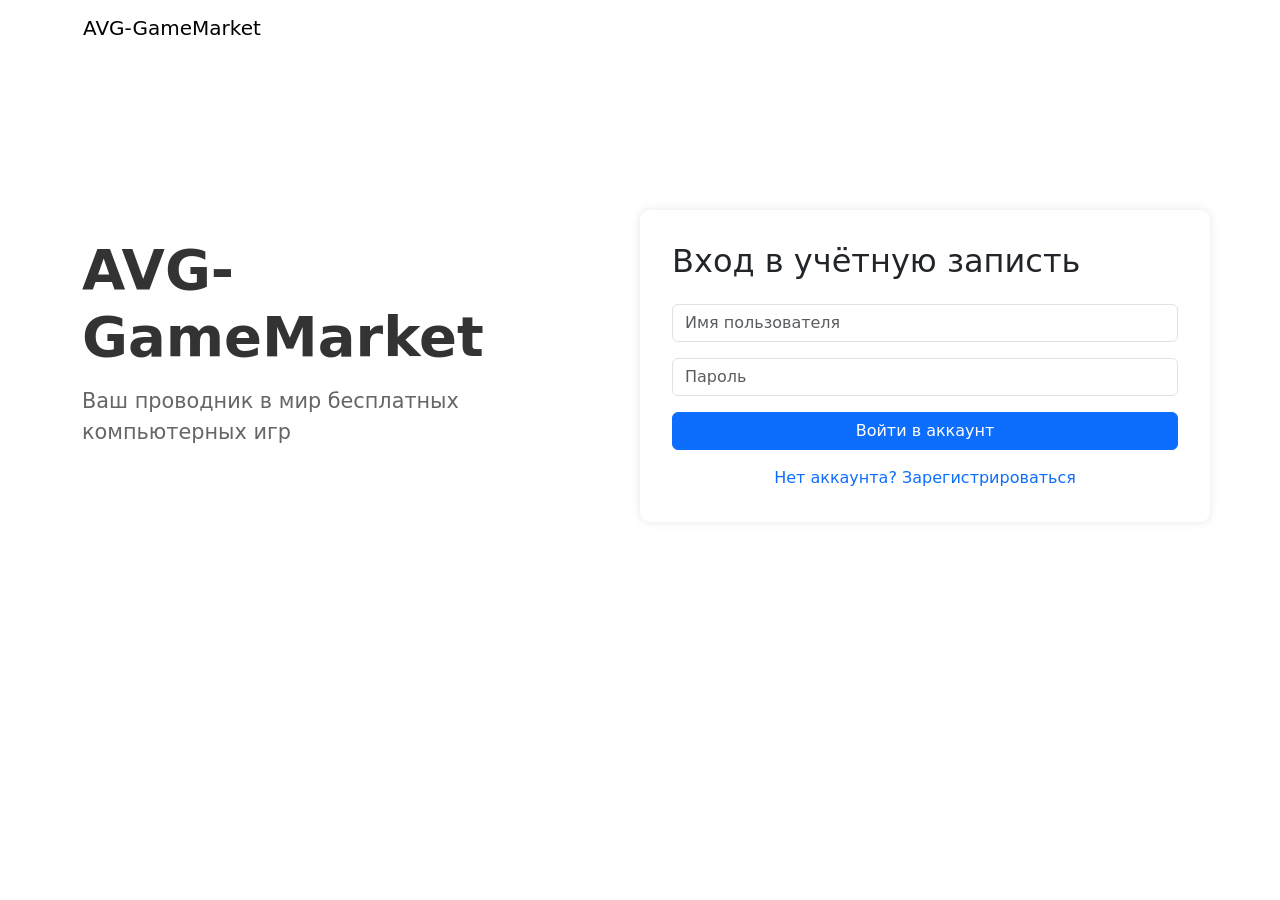
<file: login.html>
<!DOCTYPE html>
<html lang="ru">
<head>
    <meta charset="UTF-8">
    <meta name="viewport" content="width=device-width, initial-scale=1.0">
    <title>AVG-GameMarket - Вход</title>
    <link href="bootstrap/css/bootstrap.rtl.min.css" rel="stylesheet">
    <link rel="stylesheet" href="css/style.css">
    <link rel="stylesheet" href="css/animation.css">
</head>
<body>
    <header>
        <div class="custom-container">
            <nav class="navbar navbar-expand-lg ">
                <div class="container-fluid">
                  <a class="navbar-brand" href="index.html">AVG-GameMarket</a>
                </div>
              </nav>
        </div>
    </header>
<section style="display: flex; padding-top: 154px;">
    <div class="container container-custom">
        <div class="row align-items-center">
            <!-- Левая часть - Бренд -->
            <div class="col-md-6 brand-side fadeIn">
                <div class="logo-main display-4">AVG-GameMarket</div>
                <div class="subtitle-main">Ваш проводник в мир бесплатных компьютерных игр</div>
            </div>
            <!-- Правая часть - Форма -->
            <div class="col-md-6 form-side fadeInRight">
                <h2>Вход в учётную записть</h2>
                <form class="mt-4" action="addgame.html">
                    <div class="mb-3">
                        <input type="text" class="form-control" placeholder="Имя пользователя" required>
                    </div>
                    <div class="mb-3">
                        <input type="password" class="form-control" placeholder="Пароль" required>
                    </div>
                        <button type="submit" class="btn btn-primary w-100">Войти в аккаунт</button>
                    <div class="text-center mt-3">
                        <a href="register.html" class="text-decoration-none">Нет аккаунта? Зарегистрироваться</a>
                    </div>
                </form>
            </div>
        </div>
    </div></section>    
    
</body>
</html>
</file>
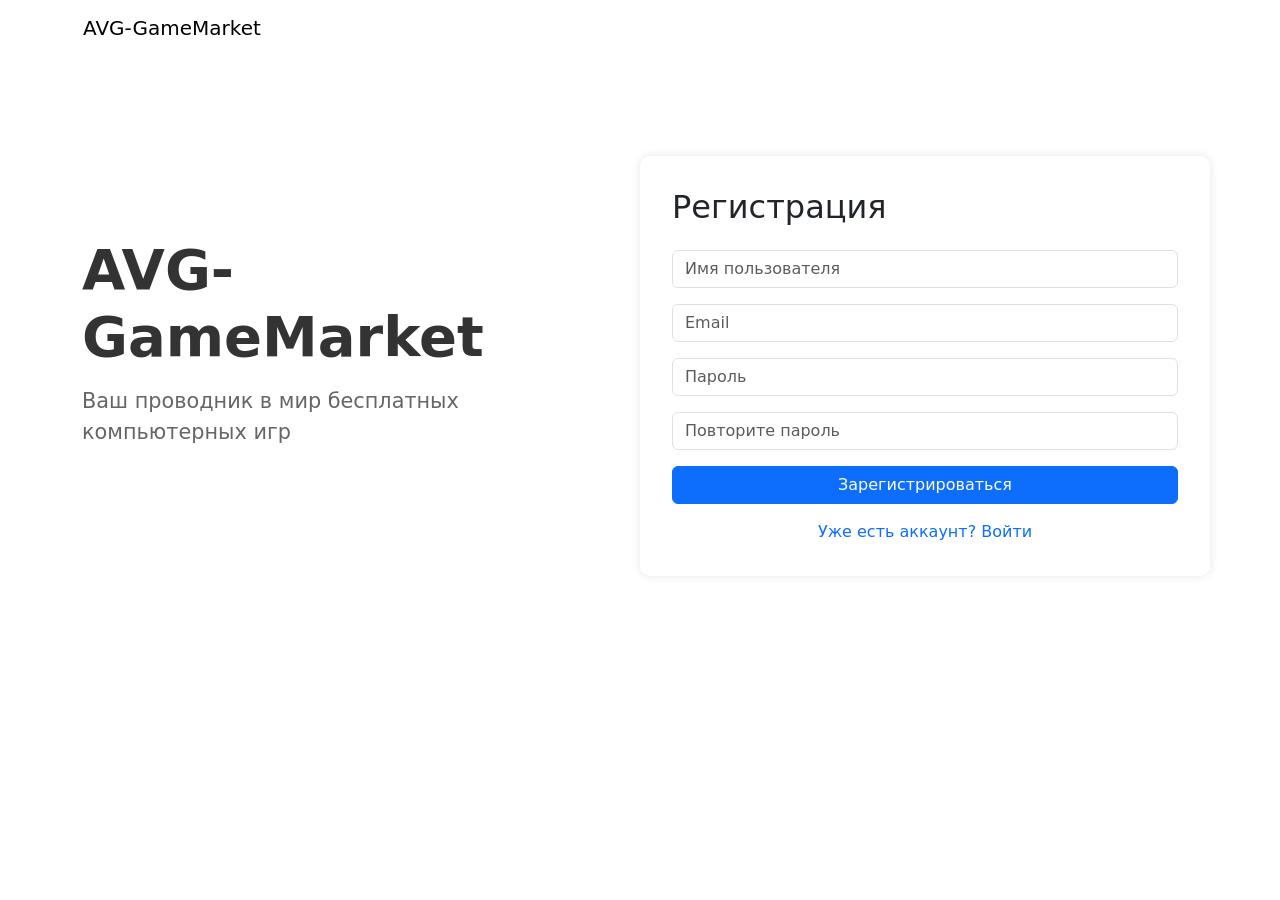
<file: register.html>
<!DOCTYPE html>
<html lang="ru">
<head>
    <meta charset="UTF-8">
    <meta name="viewport" content="width=device-width, initial-scale=1.0">
    <title>AVG-GameMarket - Регистрация</title>
    <link href="bootstrap/css/bootstrap.rtl.min.css" rel="stylesheet">
    <link rel="stylesheet" href="css/style.css">
    <link rel="stylesheet" href="css/animation.css">
</head>
<body>
    <header>
        <div class="custom-container">
            <nav class="navbar navbar-expand-lg ">
                <div class="container-fluid">
                  <a class="navbar-brand" href="index.html">AVG-GameMarket</a>
                </div>
              </nav>
        </div>
    </header>
<section style="display: flex; padding-top: 100px;">
    <div class="container container-custom">
        <div class="row align-items-center">
            <!-- Левая часть - Бренд -->
            <div class="col-md-6 brand-side fadeIn">
                <div class="logo-main display-4">AVG-GameMarket</div>
                <div class="subtitle-main">Ваш проводник в мир бесплатных компьютерных игр</div>
            </div>
            <!-- Правая часть - Форма -->
            <div class="col-md-6 form-side fadeInRight">
                <h2>Регистрация</h2>
                <form class="mt-4" action="addgame.html">
                    <div class="mb-3">
                        <input type="text" class="form-control" placeholder="Имя пользователя" required>
                    </div>
                    <div class="mb-3">
                        <input type="email" class="form-control" placeholder="Email" required>
                    </div>
                    <div class="mb-3">
                        <input type="password" class="form-control" placeholder="Пароль" required>
                    </div>
                    <div class="mb-3">
                        <input type="password" class="form-control" placeholder="Повторите пароль" required>
                    </div>
                        <button type="submit" class="btn btn-primary w-100">Зарегистрироваться</button>
                    <div class="text-center mt-3">
                        <a href="login.html" class="text-decoration-none">Уже есть аккаунт? Войти</a>
                    </div>
                </form>
            </div>
        </div>
    </div></section>    
    
</body>
</html>
</file>
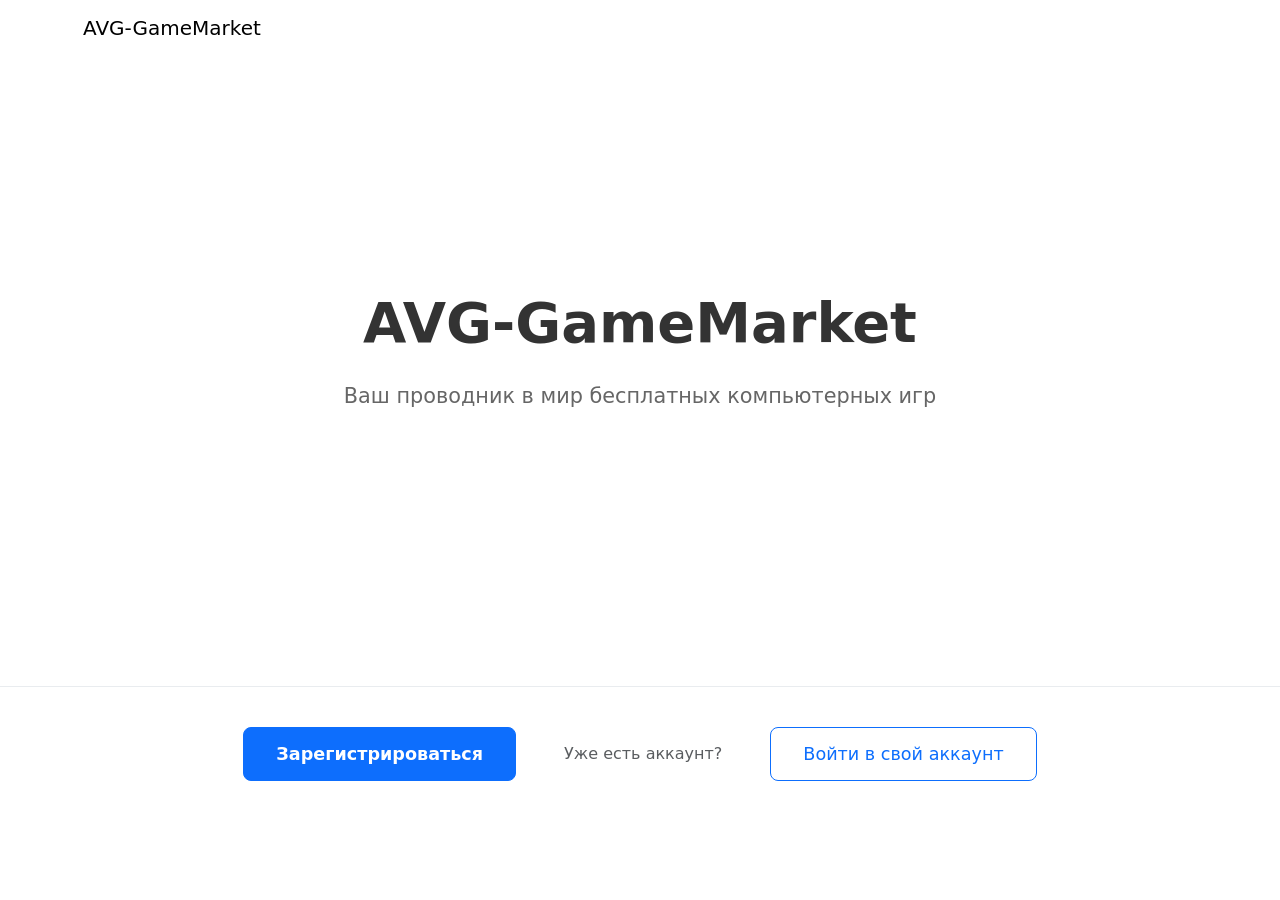
<file: vibor.html>
<!DOCTYPE html>
<html lang="ru">
<head>
    <meta charset="UTF-8">
    <meta name="viewport" content="width=device-width, initial-scale=1.0">
    <title>AVG-GameMarket</title>
    <link href="bootstrap/css/bootstrap.rtl.min.css" rel="stylesheet">
    <link rel="stylesheet" href="css/style.css">
    <link rel="stylesheet" href="css/animation.css">
</head>
<body>
     <!-- Header -->
     <header>
        <div class="custom-container">
            <nav class="navbar navbar-expand-lg ">
                <div class="container-fluid">
                  <a class="navbar-brand" href="index.html">AVG-GameMarket</a>
                </div>
              </nav>
        </div>
    </header>
    <body>
        <!-- Основной контент -->
        <main class="main-content">
            <div class="custom-container fadeIn">
                <div class="logo-main">AVG-GameMarket</div>
                <div class="subtitle-main">Ваш проводник в мир бесплатных компьютерных игр</div>
            </div>
        </main>
    
        <!-- Кнопки действий -->
        <section class="action-section fadeInUp">
            <div class="custom-container">
                <div class="row justify-content-center align-items-center">
                    <div class="col-auto">
                        <a href="register.html" class="btn btn-primary btn-action">
                            <strong>Зарегистрироваться</strong>
                        </a>
                    </div>
                    <div class="col-auto">
                        <span class="text-muted mx-3">Уже есть аккаунт?</span>
                    </div>
                    <div class="col-auto">
                        <a href="login.html" class="btn btn-outline-primary btn-action">Войти в свой аккаунт</a>
                    </div>
                </div>
            </div>
        </section>

    <script src="bootstrap/js/bootstrap.min.js"></script>
</body>
</html>
</file>
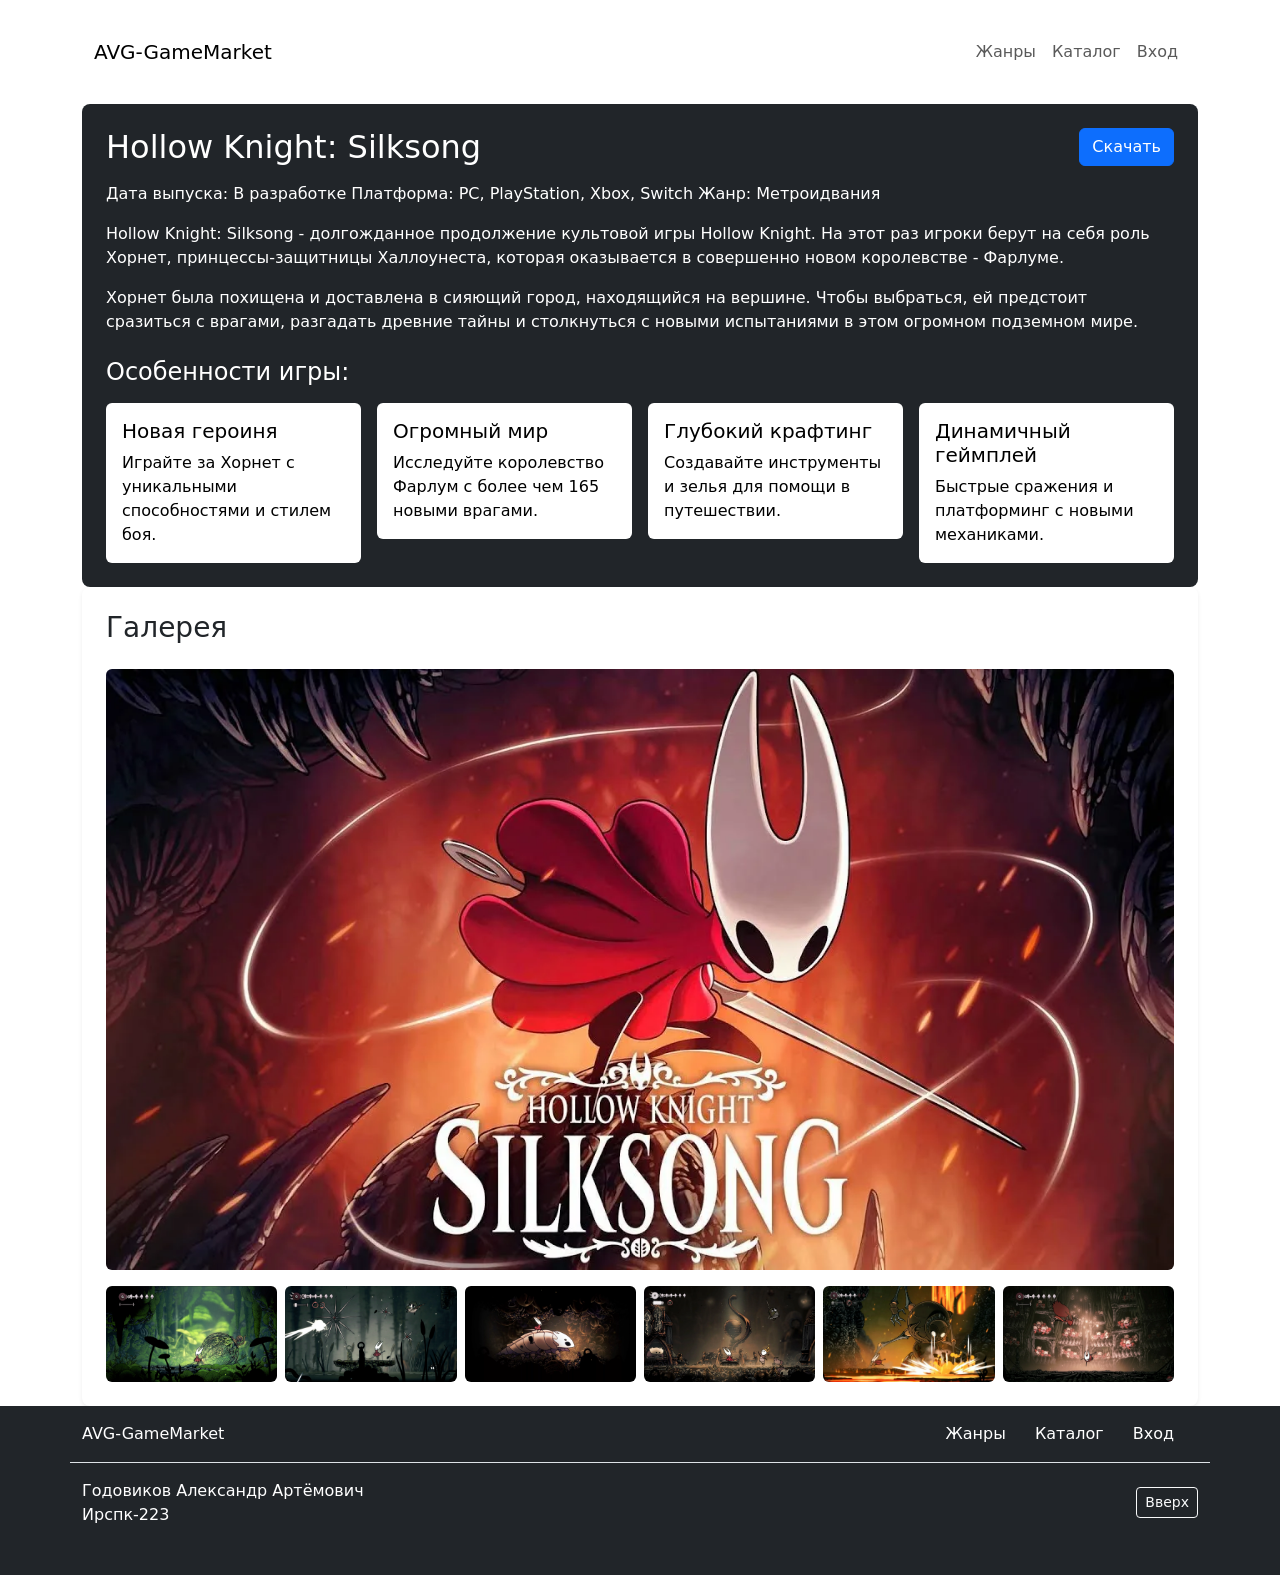
<file: games/HollowKnightSilksong/hollowknightsilksong.html>
<!DOCTYPE html>
<html lang="ru">
<head>
    <meta charset="UTF-8">
    <meta name="viewport" content="width=device-width, initial-scale=1.0">
    <title>AVG-GameMarket - Hollow Knight: Silksong</title>
    <link href="../../bootstrap/css/bootstrap.min.css" rel="stylesheet">
</head>
<body>
    <!-- Шапка сайта -->
    <header>
        <div class="container mt-4">
            <nav class="navbar navbar-expand-lg ">
                <div class="container-fluid">
                  <a class="navbar-brand" href="../../index.html">AVG-GameMarket</a>
                  <button class="navbar-toggler" type="button" data-bs-toggle="collapse" data-bs-target="#navbarNav" aria-controls="navbarNav" aria-expanded="false" aria-label="Toggle navigation">
                    <span class="navbar-toggler-icon"></span>
                  </button>
                  <div class="collapse navbar-collapse" style="flex-direction: row-reverse;" id="navbarNav">
                    <ul class="navbar-nav">
                      <li class="nav-item">                        
                        <a class="nav-link" href="../../genre.html">Жанры</a>
                      </li>
                      <li class="nav-item">
                        <a class="nav-link" aria-current="page" href="../../catalog.html">Каталог</a>
                      </li>
                      <li class="nav-item">
                        <a class="nav-link" href="../../vibor.html">Вход</a>
                      </li>
                    </ul>
                  </div>
                </div>
              </nav>
        </div>
    </header>

    <!-- Основной контент -->
    <div class="container mt-4">
        <!-- Детали проекта -->
        <div class="project-header bg-dark text-white rounded-3 p-4 ">
            <div class="d-flex justify-content-between align-items-center mb-3">
                <h1 class="h2 mb-0">Hollow Knight: Silksong</h1>
                <a href="download/hollowknightsilksong.torrent" class="btn btn-primary btn-action" download>
                            Скачать
                        </a>
            </div>
            
            <div class="project-meta mb-3">
                <span>Дата выпуска: В разработке</span>
                <span>Платформа: PC, PlayStation, Xbox, Switch</span>
                <span>Жанр: Метроидвания</span>
            </div>
            
            <div class="project-description mb-4">
                <p>Hollow Knight: Silksong - долгожданное продолжение культовой игры Hollow Knight. На этот раз игроки берут на себя роль Хорнет, принцессы-защитницы Халлоунеста, которая оказывается в совершенно новом королевстве - Фарлуме.</p>
                <p>Хорнет была похищена и доставлена в сияющий город, находящийся на вершине. Чтобы выбраться, ей предстоит сразиться с врагами, разгадать древние тайны и столкнуться с новыми испытаниями в этом огромном подземном мире.</p>
            </div>
            
            <div class="project-features">
                <h3 class="h4 mb-3">Особенности игры:</h3>
                <div class="row g-3">
                    <div class="col-md-6 col-lg-3">
                        <div class="feature-item bg-white text-black p-3 rounded">
                            <h4 class="h5">Новая героиня</h4>
                            <p class="mb-0">Играйте за Хорнет с уникальными способностями и стилем боя.</p>
                        </div>
                    </div>
                    <div class="col-md-6 col-lg-3">
                        <div class="feature-item bg-white text-black p-3 rounded">
                            <h4 class="h5">Огромный мир</h4>
                            <p class="mb-0">Исследуйте королевство Фарлум с более чем 165 новыми врагами.</p>
                        </div>
                    </div>
                    <div class="col-md-6 col-lg-3">
                        <div class="feature-item bg-white text-black p-3 rounded">
                            <h4 class="h5">Глубокий крафтинг</h4>
                            <p class="mb-0">Создавайте инструменты и зелья для помощи в путешествии.</p>
                        </div>
                    </div>
                    <div class="col-md-6 col-lg-3">
                        <div class="feature-item bg-white text-black p-3 rounded">
                            <h4 class="h5">Динамичный геймплей</h4>
                            <p class="mb-0">Быстрые сражения и платформинг с новыми механиками.</p>
                        </div>
                    </div>
                </div>
            </div>
        </div>
        
        <!-- Галерея изображений -->
        <div class="gallery-container bg-white rounded-3 p-4 shadow-sm">
            <h2 class="h3 mb-4">Галерея</h2>
            <img src="img/hollowknight-0.jpg" alt="Hollow Knight Silksong" class="main-image w-100 rounded mb-3">
            
            <div class="row g-2">
                <div class="col-6 col-md-4 col-lg-2">
                    <img src="img/hollowknight-2.jpg" alt="Скриншот 1" class="thumbnail w-100 rounded">
                </div>
                <div class="col-6 col-md-4 col-lg-2">
                    <img src="img/hollowknight-3.jpg" alt="Скриншот 2" class="thumbnail w-100 rounded">
                </div>
                <div class="col-6 col-md-4 col-lg-2">
                    <img src="img/hollowknight-4.jpg" alt="Скриншот 3" class="thumbnail w-100 rounded">
                </div>
                <div class="col-6 col-md-4 col-lg-2">
                    <img src="img/hollowknight-5.jpg" alt="Скриншот 4" class="thumbnail w-100 rounded">
                </div>
                <div class="col-6 col-md-4 col-lg-2">
                    <img src="img/hollowknight-6.jpg" alt="Скриншот 5" class="thumbnail w-100 rounded">
                </div>
                <div class="col-6 col-md-4 col-lg-2">
                    <img src="img/hollowknight-1.jpg" alt="Скриншот 6" class="thumbnail w-100 rounded">
                </div>
            </div>
        </div>
    </div>

    <!-- Подвал -->
    <footer class="bg-dark text-white pt-3 pb-5">
        <div class="container-xl custom-container d-flex justify-content-between align-items-center pb-3">
          <div>AVG-GameMarket</div>
          <div>
            <a href="../../genre.html" class="text-white me-4" style="text-decoration: none;">Жанры</a>
            <a href="../../catalog.html" class="text-white me-4" style="text-decoration: none;">Каталог</a>
            <a href="../../vibor.html" class="text-white me-4" style="text-decoration: none;">Вход</a>
          </div>
        </div>
        <div class="container-xl custom-container d-flex justify-content-between align-items-center pt-3 border-top">
          <p class="mb-0">Годовиков Александр Артёмович<br>Ирспк-223</p>
          <a href="#" class="btn btn-outline-light btn-sm">Вверх</a>
        </div>
      </footer>

    <script src="../../bootstrap/js/bootstrap.min.js"></script>
</html>
</file>
<file: css/style.css>
.custom-container {
    max-width: 1200px;
    margin: 0 auto;
    padding: 0 15px;
}

.hero-image {
    object-fit: cover;
    margin-top: 50px;
    margin-bottom: -49px;
}

.card-custom {
    margin-bottom: 20px;
}

.carousel-image {
    object-fit: fill;
    height: 500px;
}

.rounded-section {
    border-radius: 15px;
    background-color: #fff;
    box-shadow: 0 0 10px rgba(0,0,0,0.1);
}

.genre-card {
    transition: transform 0.3s ease;
    height: 100%;
}

.genre-card:hover {
    transform: translateY(-5px);
}

.genre-image {
    height: 200px;
    object-fit: cover;
}

.page-title {
    padding: 80px 0 50px 0;
}

.custom-container {
    max-width: 1200px;
    margin: 0 auto;
    padding: 0 15px;
}

.main-content {
    flex: 1;
    display: flex;
    align-items: center;
    justify-content: center;
    min-height: 70vh;
    text-align: center;
}

.logo-main {
    font-size: 3.5rem;
    font-weight: bold;
    color: #333;
    margin-bottom: 1rem;
}

.subtitle-main {
    font-size: 1.3rem;
    color: #666;
    margin-bottom: 3rem;
}

.action-section {
    background: white;
    padding: 2.5rem 0;
    border-top: 1px solid #e9ecef;
}

.btn-action {
    padding: 0.8rem 2rem;
    font-size: 1.1rem;
    border-radius: 8px;
    margin: 0 0.5rem;
    min-width: 180px;
}

.form-side {
    background: white;
    padding: 2rem;
    border-radius: 10px;
    box-shadow: 0 0 10px rgba(0,0,0,0.1);
}

.main-image {
    height: 400px;
    object-fit: cover;
}

.thumbnail {
    height: 100px;
    object-fit: cover;
}

.project-category {
    background: #6c5ce7;
    color: white;
}
</file>
<file: css/animation.css>
@-webkit-keyframes fadeIn {
        0% {opacity: 0;}
        100% {opacity: 1;}
      }
      
      @keyframes fadeIn {
        0% {opacity: 0;}
        100% {opacity: 1;}
      }
      
      .fadeIn {
        -webkit-animation-name: fadeIn;
                animation-name: fadeIn;
                -webkit-animation-duration: 1.2s;
                animation-duration: 1.2s;
                -webkit-animation-fill-mode: both;
                animation-fill-mode: both;
      }      
                        
@-webkit-keyframes fadeInDown {
    0% {
      opacity: 0;
      -webkit-transform: translate3d(0, -100%, 0);
              transform: translate3d(0, -100%, 0);
    }
  
    100% {
      opacity: 1;
      -webkit-transform: none;
              transform: none;
    }
  }
  
  @keyframes fadeInDown {
    0% {
      opacity: 0;
      -webkit-transform: translate3d(0, -100%, 0);
              transform: translate3d(0, -100%, 0);
    }
  
    100% {
      opacity: 1;
      -webkit-transform: none;
              transform: none;
    }
  }
  
  .fadeInDown {
    -webkit-animation-name: fadeInDown;
            animation-name: fadeInDown;
            -webkit-animation-duration: 1s;
            animation-duration: 1s;
            -webkit-animation-fill-mode: both;
            animation-fill-mode: both;
  }
  

    @-webkit-keyframes fadeInLeft {
        0% {
          opacity: 0;
          -webkit-transform: translate3d(-100%, 0, 0);
                  transform: translate3d(-100%, 0, 0);
        }
      
        100% {
          opacity: 1;
          -webkit-transform: none;
                  transform: none;
        }
      }
      
      @keyframes fadeInLeft {
        0% {
          opacity: 0;
          -webkit-transform: translate3d(-100%, 0, 0);
                  transform: translate3d(-100%, 0, 0);
        }
      
        100% {
          opacity: 1;
          -webkit-transform: none;
                  transform: none;
        }
      }
      
      .fadeInLeft {
        -webkit-animation-name: fadeInLeft;
                animation-name: fadeInLeft;
                -webkit-animation-duration: 1s;
                animation-duration: 1s;
                -webkit-animation-fill-mode: both;
                animation-fill-mode: both;
      }
      

    @-webkit-keyframes fadeInRight {
        0% {
          opacity: 0;
          -webkit-transform: translate3d(100%, 0, 0);
                  transform: translate3d(100%, 0, 0);
        }
      
        100% {
          opacity: 1;
          -webkit-transform: none;
                  transform: none;
        }
      }
      
      @keyframes fadeInRight {
        0% {
          opacity: 0;
          -webkit-transform: translate3d(100%, 0, 0);
                  transform: translate3d(100%, 0, 0);
        }
      
        100% {
          opacity: 1;
          -webkit-transform: none;
                  transform: none;
        }
      }
      
      .fadeInRight {
        -webkit-animation-name: fadeInRight;
                animation-name: fadeInRight;
                -webkit-animation-duration: 1s;
                animation-duration: 1s;
                -webkit-animation-fill-mode: both;
                animation-fill-mode: both;
      }
      

    @-webkit-keyframes fadeInUp {
        0% {
          opacity: 0;
          -webkit-transform: translate3d(0, 100%, 0);
                  transform: translate3d(0, 100%, 0);
        }
      
        100% {
          opacity: 1;
          -webkit-transform: none;
                  transform: none;
        }
      }
      
      @keyframes fadeInUp {
        0% {
          opacity: 0;
          -webkit-transform: translate3d(0, 100%, 0);
                  transform: translate3d(0, 100%, 0);
        }
      
        100% {
          opacity: 1;
          -webkit-transform: none;
                  transform: none;
        }
      }
      
      .fadeInUp {
        -webkit-animation-name: fadeInUp;
                animation-name: fadeInUp;
                -webkit-animation-duration: 1s;
                animation-duration: 1s;
                -webkit-animation-fill-mode: both;
                animation-fill-mode: both;
      }
</file>
